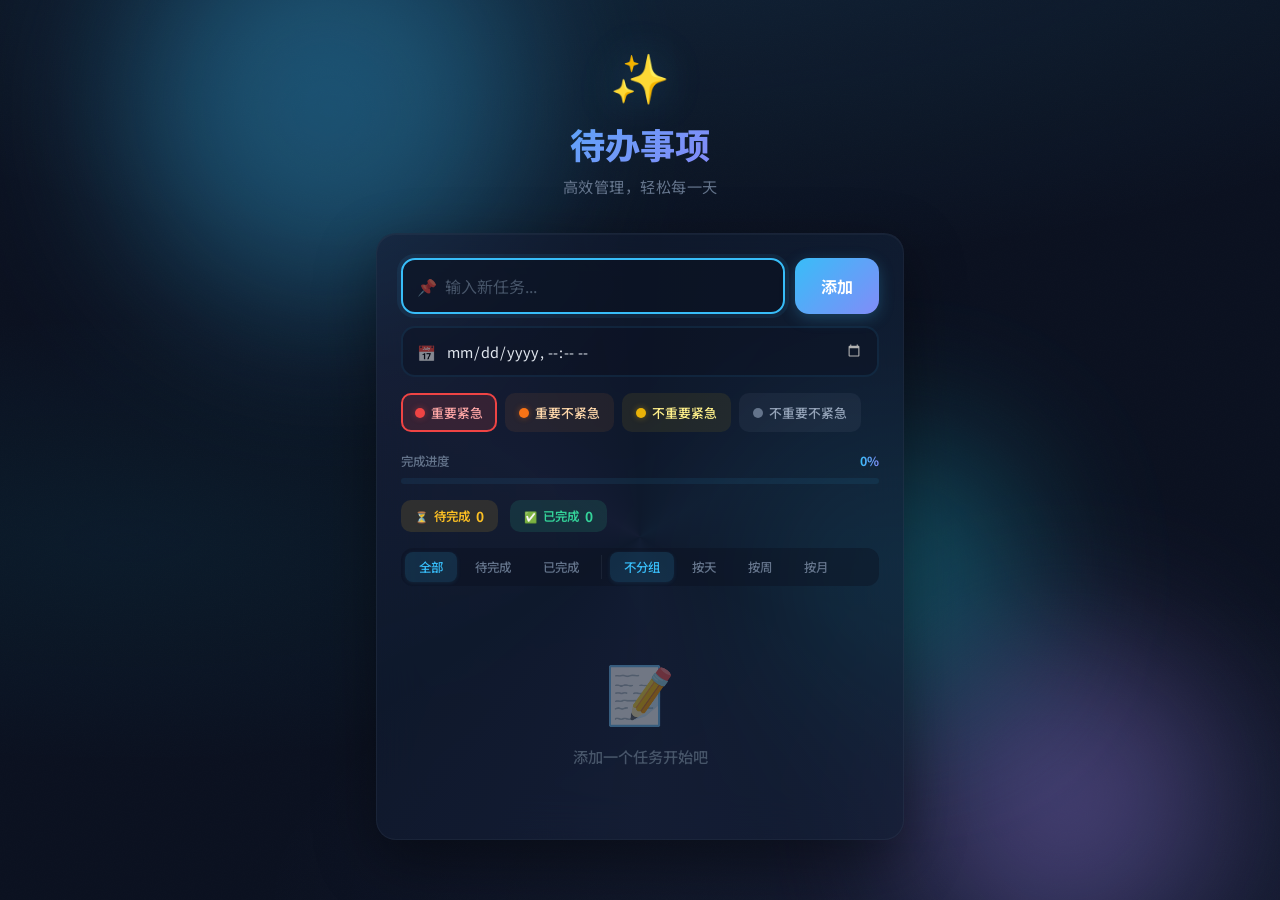
<file: index.html>
<!DOCTYPE html>
<html lang="zh-CN">
<head>
    <meta charset="UTF-8">
    <meta name="viewport" content="width=device-width, initial-scale=1.0">
    <title>待办事项</title>
    <link rel="preconnect" href="https://fonts.googleapis.com">
    <link rel="preconnect" href="https://fonts.gstatic.com" crossorigin>
    <link href="https://fonts.googleapis.com/css2?family=Noto+Sans+SC:wght@400;500;600;700;800&display=swap" rel="stylesheet">
    <link rel="stylesheet" href="css/style.css">
</head>
<body>
    <div class="bg"></div>
    <div class="noise"></div>
    <div class="orbs"><div class="orb"></div><div class="orb"></div><div class="orb"></div></div>
    <div class="confetti-container" id="confetti"></div>

    <div class="app">
        <div class="header">
            <div class="icon">✨</div>
            <h1>待办事项</h1>
            <p>高效管理，轻松每一天</p>
        </div>

        <div class="card">
            <div class="card-glow"></div>
            <div class="input-group">
                <div class="input-wrap">
                    <span class="input-icon">📌</span>
                    <input type="text" id="taskInput" placeholder="输入新任务..." autofocus>
                </div>
                <button onclick="addTask()" class="btn-add">添加</button>
            </div>

            <div class="due-row">
                <span class="due-icon">📅</span>
                <input type="datetime-local" id="dueDate">
            </div>

            <div class="priority-selector">
                <label class="p-urgent-important">
                    <input type="radio" name="priority" value="urgent-important" checked>
                    <span class="dot"></span>重要紧急
                </label>
                <label class="p-not-urgent-important">
                    <input type="radio" name="priority" value="not-urgent-important">
                    <span class="dot"></span>重要不紧急
                </label>
                <label class="p-urgent-not-important">
                    <input type="radio" name="priority" value="urgent-not-important">
                    <span class="dot"></span>不重要紧急
                </label>
                <label class="p-not-urgent-not-important">
                    <input type="radio" name="priority" value="not-urgent-not-important">
                    <span class="dot"></span>不重要不紧急
                </label>
            </div>

            <div class="progress-section">
                <div class="progress-header">
                    <span>完成进度</span>
                    <span class="progress-text" id="progressText">0%</span>
                </div>
                <div class="progress-bar"><div class="progress-fill" id="progressFill" style="width:0%"></div></div>
            </div>

            <div class="stats-bar">
                <div class="stats">
                    <div class="stat stat-pending"><span class="stat-icon">⏳</span>待完成 <strong id="pendingCount">0</strong></div>
                    <div class="stat stat-done"><span class="stat-icon">✅</span>已完成 <strong id="doneCount">0</strong></div>
                </div>
            </div>

            <div class="toolbar" id="filterBar">
                <div class="toolbar-group">
                    <button class="active" onclick="setFilter('all', this)">全部</button>
                    <button onclick="setFilter('pending', this)">待完成</button>
                    <button onclick="setFilter('done', this)">已完成</button>
                </div>
                <div class="toolbar-divider"></div>
                <div class="toolbar-group">
                    <button class="active" onclick="setGroup('none', this)">不分组</button>
                    <button onclick="setGroup('day', this)">按天</button>
                    <button onclick="setGroup('week', this)">按周</button>
                    <button onclick="setGroup('month', this)">按月</button>
                </div>
            </div>

            <div id="taskListContainer"></div>

            <div class="card-footer" id="cardFooter" style="display:none">
                <span class="footer-text" id="footerText">共 <strong id="totalCount">0</strong> 项任务</span>
                <button class="btn-clear" onclick="clearCompleted()">清除已完成</button>
            </div>
        </div>
    </div>

    <script src="js/supabase.min.js"></script>
    <script src="js/app.js"></script>
</body>
</html>
</file>
<file: css/style.css>
* { margin: 0; padding: 0; box-sizing: border-box; }

:root {
    --bg: #0b1120;
    --surface: rgba(18, 28, 50, 0.65);
    --border: rgba(148, 163, 184, 0.08);
    --text: #e2e8f0;
    --text-dim: #64748b;
    --accent: #38bdf8;
    --accent2: #818cf8;
    --accent3: #c084fc;
    --danger: #ef4444;
    --warn: #f97316;
    --yellow: #eab308;
    --green: #34d399;
    --radius: 16px;
}

html { scroll-behavior: smooth; }

body {
    font-family: 'Noto Sans SC', 'Segoe UI', system-ui, -apple-system, sans-serif;
    background: var(--bg);
    min-height: 100vh;
    overflow-x: hidden;
    color: var(--text);
}

/* ===== Custom Scrollbar ===== */
::-webkit-scrollbar { width: 6px; }
::-webkit-scrollbar-track { background: transparent; }
::-webkit-scrollbar-thumb {
    background: rgba(56, 189, 248, 0.2);
    border-radius: 3px;
}
::-webkit-scrollbar-thumb:hover { background: rgba(56, 189, 248, 0.4); }

::selection {
    background: rgba(56, 189, 248, 0.3);
    color: #fff;
}

/* ===== Background Layers ===== */
.bg {
    position: fixed; inset: 0; z-index: 0;
    pointer-events: none;
    background:
        radial-gradient(ellipse 80% 45% at 50% -15%, rgba(56,189,248,0.12), transparent),
        radial-gradient(ellipse 60% 35% at 80% 100%, rgba(129,140,248,0.08), transparent),
        radial-gradient(ellipse 50% 25% at 10% 60%, rgba(6,182,212,0.06), transparent);
}

.noise {
    position: fixed; inset: 0; z-index: 0;
    pointer-events: none;
    opacity: 0.015;
    background-image: url("data:image/svg+xml,%3Csvg viewBox='0 0 256 256' xmlns='http://www.w3.org/2000/svg'%3E%3Cfilter id='noise'%3E%3CfeTurbulence type='fractalNoise' baseFrequency='0.9' numOctaves='4' stitchTiles='stitch'/%3E%3C/filter%3E%3Crect width='100%25' height='100%25' filter='url(%23noise)'/%3E%3C/svg%3E");
    background-repeat: repeat;
    background-size: 256px 256px;
}

.orbs { position: fixed; inset: 0; z-index: 0; pointer-events: none; overflow: hidden; }
.orb {
    position: absolute; border-radius: 50%; filter: blur(80px); opacity: 0.35;
    animation: float 20s ease-in-out infinite;
}
.orb:nth-child(1) { width: 400px; height: 400px; background: #38bdf8; top: -10%; left: 10%; animation-delay: 0s; }
.orb:nth-child(2) { width: 300px; height: 300px; background: #a78bfa; bottom: -5%; right: 5%; animation-delay: -7s; }
.orb:nth-child(3) { width: 250px; height: 250px; background: #22d3ee; top: 50%; left: 60%; animation-delay: -14s; }
@keyframes float {
    0%, 100% { transform: translate(0, 0) scale(1); }
    33% { transform: translate(30px, -40px) scale(1.05); }
    66% { transform: translate(-20px, 20px) scale(0.95); }
}

/* ===== App Container ===== */
.app {
    position: relative; z-index: 1;
    max-width: 560px; margin: 0 auto;
    padding: 40px 16px 60px;
}

/* ===== Header ===== */
.header { text-align: center; margin-bottom: 36px; }
.header .icon {
    font-size: 3em; margin-bottom: 8px;
    display: inline-block;
    animation: bounceIn 0.6s cubic-bezier(0.34, 1.56, 0.64, 1);
    filter: drop-shadow(0 0 20px rgba(56,189,248,0.3));
}
.header h1 {
    font-size: 2.2em; font-weight: 800;
    background: linear-gradient(135deg, #38bdf8, #818cf8, #c084fc, #38bdf8);
    background-size: 200% auto;
    -webkit-background-clip: text; -webkit-text-fill-color: transparent;
    background-clip: text;
    animation: shimmer 3s linear infinite;
}
@keyframes shimmer {
    0% { background-position: 0% center; }
    100% { background-position: 200% center; }
}
.header p { color: var(--text-dim); margin-top: 6px; font-size: 0.95em; letter-spacing: 0.5px; }

/* ===== Card ===== */
.card {
    background: #121c32;
    background: var(--surface);
    border: 1px solid rgba(148, 163, 184, 0.08);
    border-radius: 20px;
    padding: 24px;
    box-shadow:
        0 20px 60px rgba(0,0,0,0.4),
        inset 0 1px 0 rgba(148, 163, 184, 0.06);
    backdrop-filter: blur(24px);
    -webkit-backdrop-filter: blur(24px);
    position: relative;
    z-index: 1;
    overflow: hidden;
}

.card-glow {
    position: absolute;
    top: -50%;
    left: -50%;
    width: 200%;
    height: 200%;
    background: conic-gradient(from 0deg at 50% 50%,
        transparent 0deg,
        rgba(56,189,248,0.03) 60deg,
        transparent 120deg,
        rgba(129,140,248,0.03) 180deg,
        transparent 240deg,
        rgba(192,132,252,0.03) 300deg,
        transparent 360deg);
    animation: cardRotate 10s linear infinite;
    pointer-events: none;
    z-index: -1;
}
@keyframes cardRotate {
    to { transform: rotate(360deg); }
}

/* ===== Input Group ===== */
.input-group {
    display: flex; gap: 10px; margin-bottom: 12px;
}
.input-wrap {
    flex: 1; display: flex; align-items: center;
    background: rgba(11, 17, 32, 0.6);
    border: 2px solid rgba(56, 189, 248, 0.15);
    border-radius: 14px;
    transition: all 0.3s;
    padding: 0 4px 0 14px;
}
.input-wrap:focus-within {
    border-color: var(--accent);
    box-shadow: 0 0 0 4px rgba(56, 189, 248, 0.08);
}
.input-icon {
    font-size: 1em;
    margin-right: 8px;
    opacity: 0.5;
}
.input-wrap input {
    flex: 1;
    padding: 14px 14px 14px 0;
    background: transparent;
    border: none;
    font-size: 1em;
    color: var(--text);
    outline: none;
    font-family: inherit;
}
.input-wrap input::placeholder { color: #475569; }

.btn-add {
    padding: 14px 26px; border: none; border-radius: 14px;
    background: linear-gradient(135deg, #38bdf8, #818cf8);
    color: white; font-size: 1em; font-weight: 700;
    cursor: pointer; transition: all 0.25s;
    box-shadow: 0 4px 15px rgba(56, 189, 248, 0.25);
    font-family: inherit;
    position: relative;
    overflow: hidden;
}
.btn-add::after {
    content: '';
    position: absolute; inset: 0;
    background: linear-gradient(135deg, transparent 40%, rgba(255,255,255,0.15) 50%, transparent 60%);
    transform: translateX(-100%);
    transition: transform 0.6s;
}
.btn-add:hover::after { transform: translateX(100%); }
.btn-add:hover {
    transform: translateY(-2px);
    box-shadow: 0 6px 25px rgba(56, 189, 248, 0.35);
}
.btn-add:active { transform: translateY(0) scale(0.97); }

/* ===== Due Date ===== */
.due-row {
    margin-bottom: 16px;
    display: flex; align-items: center; gap: 10px;
    background: rgba(11, 17, 32, 0.4);
    border: 2px solid rgba(56, 189, 248, 0.1);
    border-radius: 14px;
    padding: 0 14px;
    transition: all 0.3s;
}
.due-row:focus-within {
    border-color: rgba(56, 189, 248, 0.3);
    box-shadow: 0 0 0 4px rgba(56, 189, 248, 0.06);
}
.due-icon { font-size: 0.95em; opacity: 0.5; flex-shrink: 0; }
.due-row input {
    flex: 1;
    padding: 12px 0;
    background: transparent;
    border: none;
    font-size: 0.9em;
    color: var(--text);
    outline: none;
    cursor: pointer;
    font-family: inherit;
}
.due-row input::-webkit-calendar-picker-indicator {
    filter: invert(0.7);
    cursor: pointer;
}

/* ===== Priority Selector ===== */
.priority-selector {
    display: flex; gap: 8px; margin-bottom: 20px; flex-wrap: wrap;
}
.priority-selector label {
    display: flex; align-items: center; gap: 6px;
    padding: 8px 12px; border-radius: 10px; cursor: pointer;
    font-size: 0.8em; font-weight: 500;
    border: 2px solid transparent;
    transition: all 0.25s;
    user-select: none;
}
.priority-selector input[type="radio"] { display: none; }
.priority-selector .dot {
    width: 10px; height: 10px; border-radius: 50%; flex-shrink: 0;
    transition: all 0.25s;
}

.priority-selector .p-urgent-important { background: rgba(239,68,68,0.08); color: #fca5a5; }
.priority-selector .p-urgent-important .dot { background: #ef4444; box-shadow: 0 0 6px rgba(239,68,68,0.4); }
.priority-selector .p-urgent-important.selected,
.priority-selector .p-urgent-important:has(input:checked) {
    border-color: #ef4444; background: rgba(239,68,68,0.15);
}

.priority-selector .p-not-urgent-important { background: rgba(251,146,60,0.08); color: #fed7aa; }
.priority-selector .p-not-urgent-important .dot { background: #f97316; box-shadow: 0 0 6px rgba(249,115,22,0.4); }
.priority-selector .p-not-urgent-important.selected,
.priority-selector .p-not-urgent-important:has(input:checked) {
    border-color: #f97316; background: rgba(249,115,22,0.15);
}

.priority-selector .p-urgent-not-important { background: rgba(250,204,21,0.08); color: #fef08a; }
.priority-selector .p-urgent-not-important .dot { background: #eab308; box-shadow: 0 0 6px rgba(234,179,8,0.4); }
.priority-selector .p-urgent-not-important.selected,
.priority-selector .p-urgent-not-important:has(input:checked) {
    border-color: #eab308; background: rgba(234,179,8,0.15);
}

.priority-selector .p-not-urgent-not-important { background: rgba(148,163,184,0.08); color: #94a3b8; }
.priority-selector .p-not-urgent-not-important .dot { background: #64748b; }
.priority-selector .p-not-urgent-not-important.selected,
.priority-selector .p-not-urgent-not-important:has(input:checked) {
    border-color: #64748b; background: rgba(100,116,139,0.15);
}

/* ===== Progress ===== */
.progress-section { margin-bottom: 16px; }
.progress-header {
    display: flex; justify-content: space-between; align-items: center;
    margin-bottom: 8px;
    font-size: 0.78em; color: var(--text-dim); font-weight: 500;
}
.progress-text {
    font-weight: 700;
    background: linear-gradient(90deg, #38bdf8, #818cf8);
    -webkit-background-clip: text; -webkit-text-fill-color: transparent;
    background-clip: text;
}
.progress-bar {
    height: 6px; background: rgba(56, 189, 248, 0.08);
    border-radius: 3px; overflow: hidden;
}
.progress-fill {
    height: 100%; border-radius: 3px;
    background: linear-gradient(90deg, #38bdf8, #818cf8, #c084fc);
    background-size: 200% auto;
    animation: progressGlow 2s ease-in-out infinite;
    transition: width 0.6s cubic-bezier(0.4, 0, 0.2, 1);
}
@keyframes progressGlow {
    0%, 100% { opacity: 1; }
    50% { opacity: 0.85; }
}

/* ===== Stats ===== */
.stats-bar {
    display: flex; justify-content: space-between; align-items: center;
    margin-bottom: 16px;
}
.stats { display: flex; gap: 12px; }
.stat {
    font-size: 0.78em; font-weight: 600;
    padding: 6px 14px; border-radius: 10px;
    display: inline-flex; align-items: center; gap: 6px;
    transition: all 0.2s;
}
.stat-icon { font-size: 0.85em; }
.stat-pending {
    background: rgba(251, 191, 36, 0.12);
    color: #fbbf24;
}
.stat-done {
    background: rgba(52, 211, 153, 0.12);
    color: var(--green);
}
.stat strong { font-weight: 700; font-size: 1.1em; }

/* ===== Toolbar ===== */
.toolbar {
    display: flex; gap: 8px; align-items: center;
    flex-wrap: wrap; margin-bottom: 16px;
    padding: 4px;
    background: rgba(11, 17, 32, 0.4);
    border-radius: 12px;
}
.toolbar-group { display: flex; gap: 4px; align-items: center; flex-wrap: wrap; }
.toolbar-divider {
    width: 1px; height: 24px;
    background: rgba(148,163,184,0.1);
    flex-shrink: 0;
}
.toolbar button {
    padding: 6px 14px; border: none;
    border-radius: 8px; background: transparent; color: var(--text-dim);
    font-size: 0.78em; font-weight: 500; cursor: pointer;
    transition: all 0.2s; font-family: inherit;
}
.toolbar button:hover:not(.active) {
    background: rgba(148, 163, 184, 0.1);
    color: #94a3b8;
}
.toolbar button.active {
    background: rgba(56, 189, 248, 0.15);
    color: var(--accent);
    box-shadow: 0 1px 4px rgba(56, 189, 248, 0.1);
}

/* ===== Group Header ===== */
.group-header {
    display: flex; align-items: center; gap: 10px;
    padding: 10px 4px 6px; margin-top: 4px;
    font-size: 0.78em; color: var(--text-dim); font-weight: 600;
    letter-spacing: 0.5px;
}
.group-header::after {
    content: ''; flex: 1; height: 1px;
    background: rgba(148, 163, 184, 0.06);
}
.group-header .count {
    background: rgba(56, 189, 248, 0.12);
    color: var(--accent); padding: 2px 10px; border-radius: 8px;
    font-size: 0.85em; font-weight: 700;
}

.task-list { list-style: none; }

/* ===== Task Item ===== */
.task-item {
    display: flex; align-items: flex-start; gap: 10px;
    background: rgba(11, 17, 32, 0.5);
    border: 1px solid rgba(148, 163, 184, 0.06);
    padding: 14px 16px; border-radius: 14px;
    margin-bottom: 8px;
    transition: all 0.3s cubic-bezier(0.4, 0, 0.2, 1);
    animation: slideIn 0.3s ease-out;
    border-left: 3px solid transparent;
    position: relative;
}
.task-item:hover {
    background: rgba(18, 28, 50, 0.8);
    border-color: rgba(148, 163, 184, 0.12);
    transform: translateX(4px);
}
.task-item.removing {
    animation: slideOut 0.3s ease-in forwards;
}

.task-item.p-urgent-important { border-left-color: #ef4444; }
.task-item.p-not-urgent-important { border-left-color: #f97316; }
.task-item.p-urgent-not-important { border-left-color: #eab308; }
.task-item.p-not-urgent-not-important { border-left-color: #64748b; }

.task-item-content {
    flex: 1;
    min-width: 0;
    display: flex;
    align-items: center;
    gap: 10px;
}

/* ===== Custom Checkbox ===== */
.task-item input[type="checkbox"] {
    appearance: none;
    -webkit-appearance: none;
    width: 22px; height: 22px;
    border: 2px solid rgba(148, 163, 184, 0.25);
    border-radius: 6px;
    cursor: pointer; flex-shrink: 0;
    position: relative;
    transition: all 0.25s;
    background: rgba(11, 17, 32, 0.5);
}
.task-item input[type="checkbox"]:hover {
    border-color: var(--accent);
    background: rgba(56, 189, 248, 0.05);
}
.task-item input[type="checkbox"]:checked {
    background: linear-gradient(135deg, #38bdf8, #818cf8);
    border-color: transparent;
}
.task-item input[type="checkbox"]:checked::after {
    content: '';
    position: absolute;
    left: 5px; top: 1px;
    width: 6px; height: 11px;
    border: solid #fff;
    border-width: 0 2px 2px 0;
    transform: rotate(45deg);
    animation: checkPop 0.2s ease-out;
}
@keyframes checkPop {
    0% { transform: rotate(45deg) scale(0.5); opacity: 0; }
    100% { transform: rotate(45deg) scale(1); opacity: 1; }
}

/* ===== Priority Dot ===== */
.priority-dot {
    width: 8px; height: 8px; border-radius: 50%; flex-shrink: 0;
    transition: all 0.3s;
}
.priority-dot.urgent-important { background: #ef4444; box-shadow: 0 0 6px rgba(239,68,68,0.4); }
.priority-dot.not-urgent-important { background: #f97316; box-shadow: 0 0 6px rgba(249,115,22,0.4); }
.priority-dot.urgent-not-important { background: #eab308; box-shadow: 0 0 6px rgba(234,179,8,0.4); }
.priority-dot.not-urgent-not-important { background: #64748b; box-shadow: 0 0 6px rgba(100,116,139,0.3); }

/* ===== Task Text ===== */
.task-text {
    flex: 1; font-size: 0.95em; color: #cbd5e1;
    word-break: break-word; transition: all 0.3s;
    line-height: 1.4;
}
.task-text.done {
    text-decoration: line-through;
    color: #334155;
    opacity: 0.7;
}

/* ===== Task Meta ===== */
.task-meta {
    display: flex; align-items: center; gap: 8px;
    padding-left: 32px;
    flex-wrap: wrap;
}
.overdue-label {
    font-size: 0.7em; font-weight: 700;
    color: #f87171;
    margin-left: 4px;
    white-space: nowrap;
}
.task-item.overdue .task-text { color: #fca5a5; }
.task-item.overdue .task-text.done { color: #334155; opacity: 0.7; }
.task-badge {
    font-size: 0.65em; padding: 2px 8px; border-radius: 6px;
    font-weight: 700; white-space: nowrap; letter-spacing: 0.3px;
}
.task-badge.p-urgent-important { background: rgba(239,68,68,0.12); color: #fca5a5; }
.task-badge.p-not-urgent-important { background: rgba(249,115,22,0.12); color: #fed7aa; }
.task-badge.p-urgent-not-important { background: rgba(234,179,8,0.12); color: #fef08a; }
.task-badge.p-not-urgent-not-important { background: rgba(100,116,139,0.12); color: #94a3b8; }

.task-time {
    font-size: 0.72em; color: #334155;
    font-weight: 500;
}

.task-due {
    font-size: 0.68em; padding: 2px 8px; border-radius: 6px;
    background: rgba(56,189,248,0.08); color: #7dd3fc;
    font-weight: 600;
}
.task-due.overdue {
    background: rgba(239,68,68,0.12); color: #fca5a5;
}

/* ===== Delete Button ===== */
.delete-btn {
    width: 32px; height: 32px; border: none; border-radius: 8px;
    background: rgba(239, 68, 68, 0.08); color: #f87171;
    font-size: 1.1em; cursor: pointer;
    display: flex; align-items: center; justify-content: center;
    flex-shrink: 0; transition: all 0.2s;
    opacity: 0;
    margin-left: auto;
}
.task-item:hover .delete-btn { opacity: 1; }
.delete-btn:hover {
    background: rgba(239, 68, 68, 0.2);
    transform: scale(1.1) rotate(90deg);
}

/* ===== Empty State ===== */
.empty {
    text-align: center; padding: 48px 0; color: #475569;
}
.empty .icon { font-size: 3.5em; margin-bottom: 14px; opacity: 0.4; }
.empty p { font-size: 0.95em; font-weight: 500; }

/* ===== Card Footer ===== */
.card-footer {
    display: flex; justify-content: space-between; align-items: center;
    padding: 16px 0 0; margin-top: 8px;
    border-top: 1px solid rgba(148, 163, 184, 0.06);
}
.footer-text {
    font-size: 0.78em; color: var(--text-dim);
}
.footer-text strong { color: var(--accent); }

.btn-clear {
    padding: 8px 16px; border: 1px solid rgba(239, 68, 68, 0.15);
    border-radius: 10px; background: rgba(239, 68, 68, 0.06);
    color: #f87171; font-size: 0.78em; font-weight: 600;
    cursor: pointer; transition: all 0.2s; font-family: inherit;
}
.btn-clear:hover {
    background: rgba(239, 68, 68, 0.15);
    border-color: rgba(239, 68, 68, 0.3);
}

/* ===== Animations ===== */
@keyframes slideIn {
    from { opacity: 0; transform: translateY(-12px) scale(0.97); }
    to { opacity: 1; transform: translateY(0) scale(1); }
}
@keyframes slideOut {
    to { opacity: 0; transform: translateX(60px) scale(0.95); height: 0; padding: 0; margin: 0; }
}
@keyframes bounceIn {
    0% { transform: scale(0.3); opacity: 0; }
    50% { transform: scale(1.15); }
    100% { transform: scale(1); opacity: 1; }
}

/* ===== Confetti ===== */
.confetti-container { position: fixed; inset: 0; pointer-events: none; z-index: 100; }
.confetti {
    position: absolute; width: 8px; height: 8px; border-radius: 2px;
    animation: confettiFall 1s ease-out forwards;
}
@keyframes confettiFall {
    0% { transform: translateY(0) rotate(0deg) scale(1); opacity: 1; }
    100% { transform: translateY(120px) rotate(720deg) scale(0); opacity: 0; }
}

/* ===== Responsive ===== */
@media (max-width: 480px) {
    .app { padding: 24px 12px 40px; }
    .header h1 { font-size: 1.7em; }
    .card { padding: 18px; border-radius: 16px; }
    .input-group { flex-direction: column; }
    .input-wrap { padding: 0 4px 0 12px; }
    .btn-add { padding: 12px; }
    .stats-bar { flex-direction: column; gap: 8px; align-items: flex-start; }
    .priority-selector label { padding: 6px 10px; font-size: 0.75em; }
    .toolbar { padding: 3px; gap: 4px; }
    .toolbar button { padding: 5px 10px; font-size: 0.72em; }
    .task-item { padding: 10px 12px; gap: 6px; }
    .task-item-content { gap: 8px; }
    .task-meta { padding-left: 30px; gap: 6px; }
    .task-text { font-size: 0.88em; }
    .overdue-label { font-size: 0.65em; }
    .task-badge { font-size: 0.6em; padding: 1px 6px; }
    .task-due { font-size: 0.62em; padding: 1px 6px; }
    .task-time { font-size: 0.65em; }
    .delete-btn { opacity: 1; width: 28px; height: 28px; font-size: 1em; }
    .card-footer { flex-direction: column; gap: 10px; align-items: stretch; text-align: center; }
}
</file>
